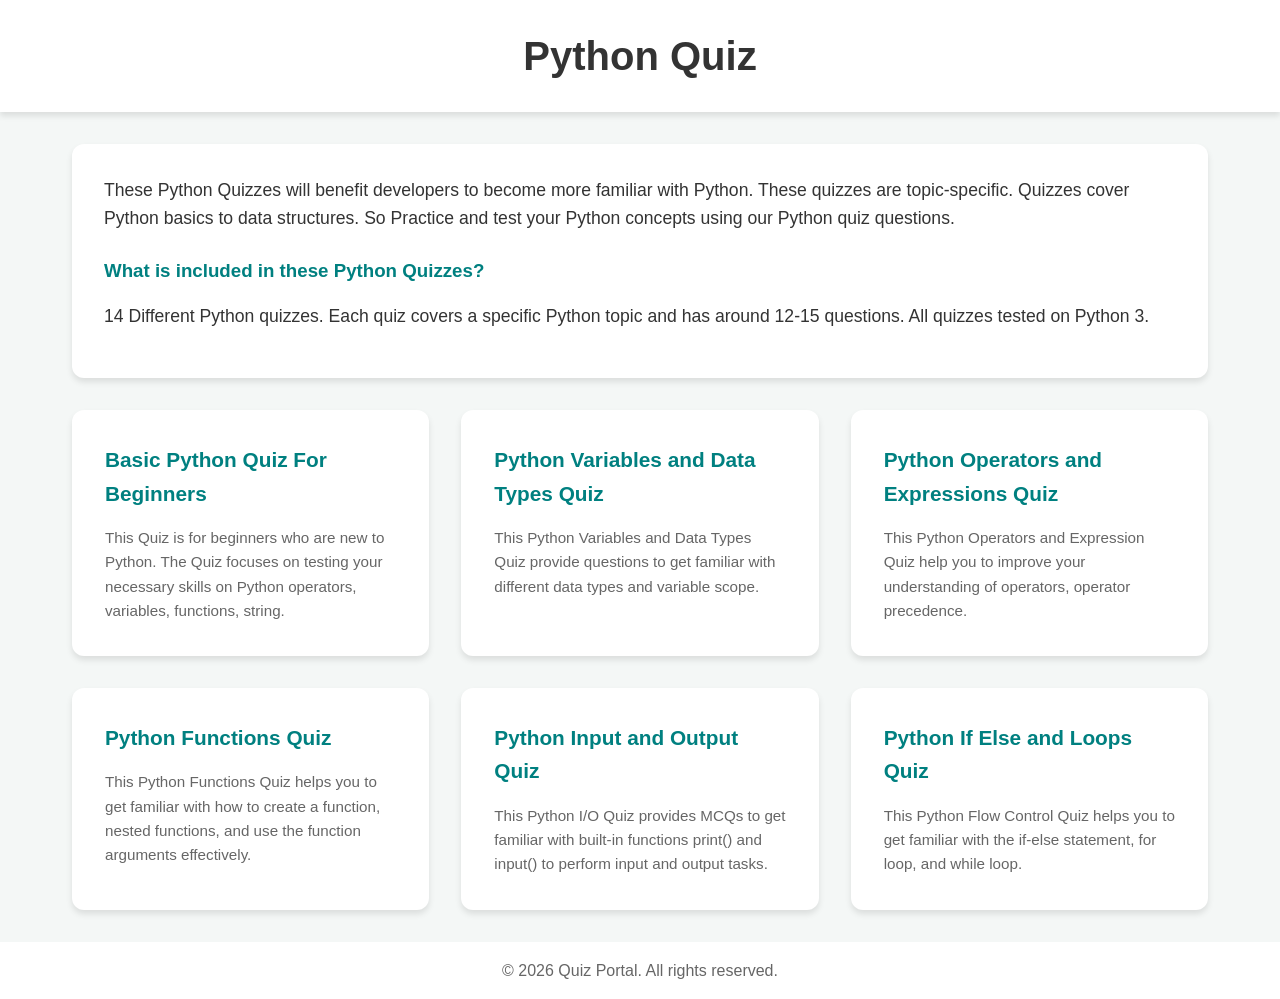
<file: Day12/Quiz Portal/index.html>
<!DOCTYPE html>
<html lang="en">

<head>
    <meta charset="UTF-8">
    <meta name="viewport" content="width=device-width, initial-scale=1.0">
    <title>Quiz Portal - Home</title>
    <link rel="stylesheet" href="style.css">
</head>

<body>

    <!-- Header Section -->
    <header class="main-header">
        <h1>Python Quiz</h1>
    </header>

    <!-- Main Content -->
    <main class="container">

        <!-- Hero / Intro Text -->
        <section class="hero">
            <p>
                These Python Quizzes will benefit developers to become more familiar with Python.
                These quizzes are topic-specific. Quizzes cover Python basics to data structures.
                So Practice and test your Python concepts using our Python quiz questions.
            </p>
            <h3>What is included in these Python Quizzes?</h3>
            <p>
                14 Different Python quizzes. Each quiz covers a specific Python topic and has around 12-15 questions.
                All quizzes tested on Python 3.
            </p>
        </section>

        <!-- Quiz Topics Grid -->
        <div class="quiz-grid">

            <!-- Card 1: Basic Python -->
            <a href="quiz-intro.html?topic=basic" class="quiz-card">
                <h2>Basic Python Quiz For Beginners</h2>
                <p>This Quiz is for beginners who are new to Python. The Quiz focuses on testing your necessary skills
                    on Python operators, variables, functions, string.</p>
            </a>

            <!-- Card 2: Variables -->
            <a href="quiz-intro.html?topic=variables" class="quiz-card">
                <h2>Python Variables and Data Types Quiz</h2>
                <p>This Python Variables and Data Types Quiz provide questions to get familiar with different data types
                    and variable scope.</p>
            </a>

            <!-- Card 3: Operators -->
            <a href="quiz-intro.html?topic=operators" class="quiz-card">
                <h2>Python Operators and Expressions Quiz</h2>
                <p>This Python Operators and Expression Quiz help you to improve your understanding of operators,
                    operator precedence.</p>
            </a>

            <!-- Card 4: Functions -->
            <a href="quiz-intro.html?topic=functions" class="quiz-card">
                <h2>Python Functions Quiz</h2>
                <p>This Python Functions Quiz helps you to get familiar with how to create a function, nested functions,
                    and use the function arguments effectively.</p>
            </a>
            <!-- Card 5: Input/Output -->
            <a href="quiz-intro.html?topic=io" class="quiz-card">
                <h2>Python Input and Output Quiz</h2>
                <p>This Python I/O Quiz provides MCQs to get familiar with built-in functions print() and input() to
                    perform input and output tasks.</p>
            </a>

            <!-- Card 6: Loops -->
            <a href="quiz-intro.html?topic=loops" class="quiz-card">
                <h2>Python If Else and Loops Quiz</h2>
                <p>This Python Flow Control Quiz helps you to get familiar with the if-else statement, for loop, and
                    while loop.</p>
            </a>

        </div>
    </main>

    <footer>
        <p>&copy; 2026 Quiz Portal. All rights reserved.</p>
    </footer>

</body>

</html>
</file>
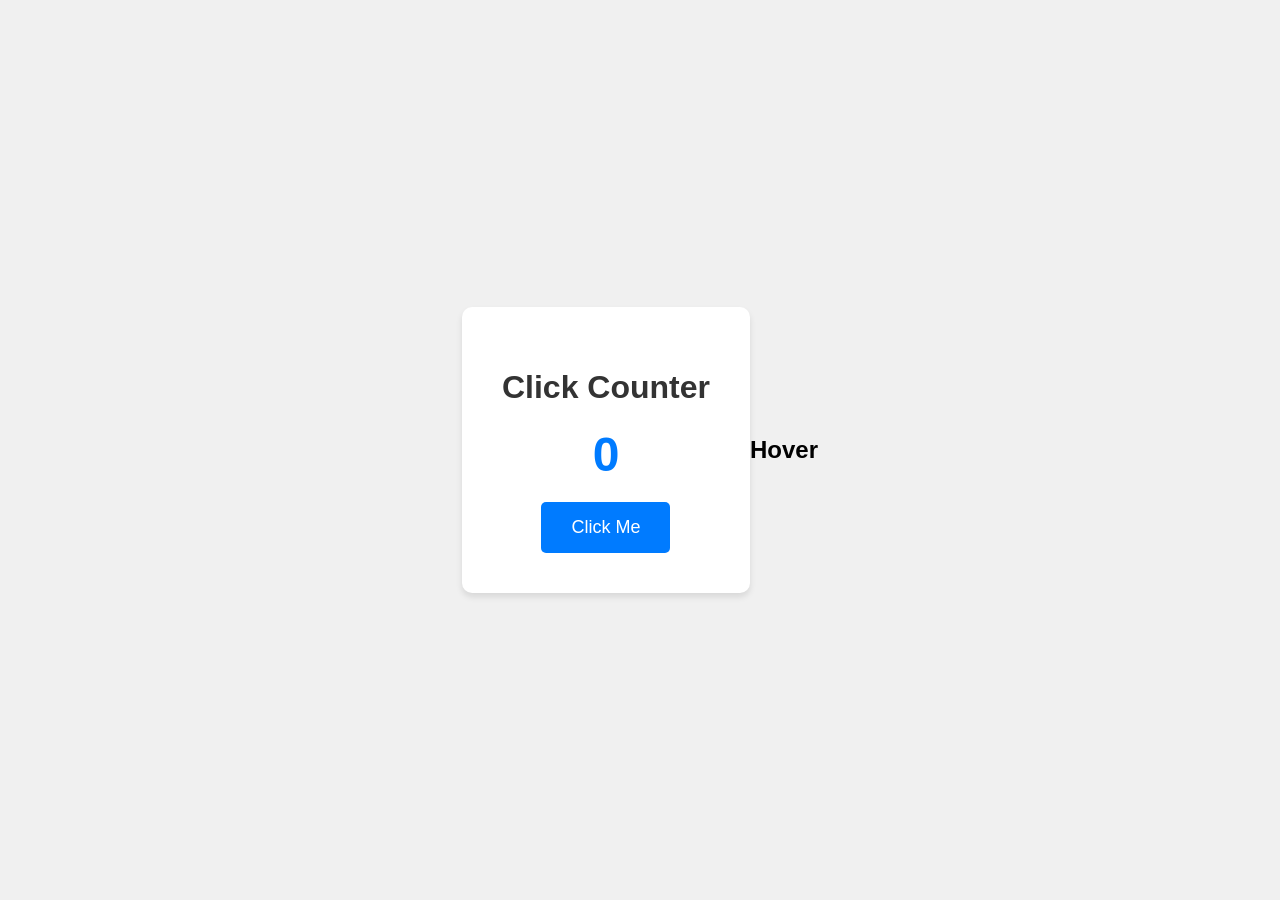
<file: Day12/check.html>
<!DOCTYPE html>
<html lang="en">
<head>
    <meta charset="UTF-8">
    <meta name="viewport" content="width=device-width, initial-scale=1.0">
    <title>Click Counter</title>
    <style>
        body {
            display: flex;
            justify-content: center;
            align-items: center;
            height: 100vh;
            margin: 0;
            font-family: Arial, sans-serif;
            background-color: #f0f0f0;
        }
        
        .container {
            text-align: center;
            background-color: white;
            padding: 40px;
            border-radius: 10px;
            box-shadow: 0 4px 6px rgba(0, 0, 0, 0.1);
        }
        
        h1 {
            color: #333;
        }
        
        #clickDisplay {
            font-size: 48px;
            color: #007bff;
            margin: 20px 0;
            font-weight: bold;
        }
        
        #clickButton {
            padding: 15px 30px;
            font-size: 18px;
            background-color: #007bff;
            color: white;
            border: none;
            border-radius: 5px;
            cursor: pointer;
            transition: background-color 0.3s;
        }
        
        #clickButton:hover {
            background-color: #0056b3;
        }
    </style>
</head>
<body>
    <div class="container">
        <h1>Click Counter</h1>
        <div id="clickDisplay">0</div>
        <button id="clickButton">Click Me</button>
    </div>
    <div>
        <h2 id ="hover" onmouseover="this.style.color='red'" onmouseout="this.style.color='black'"> Hover</h2>
    </div>
    
    <script src="4thFeb.js"></script>
</body>
</html>
</file>
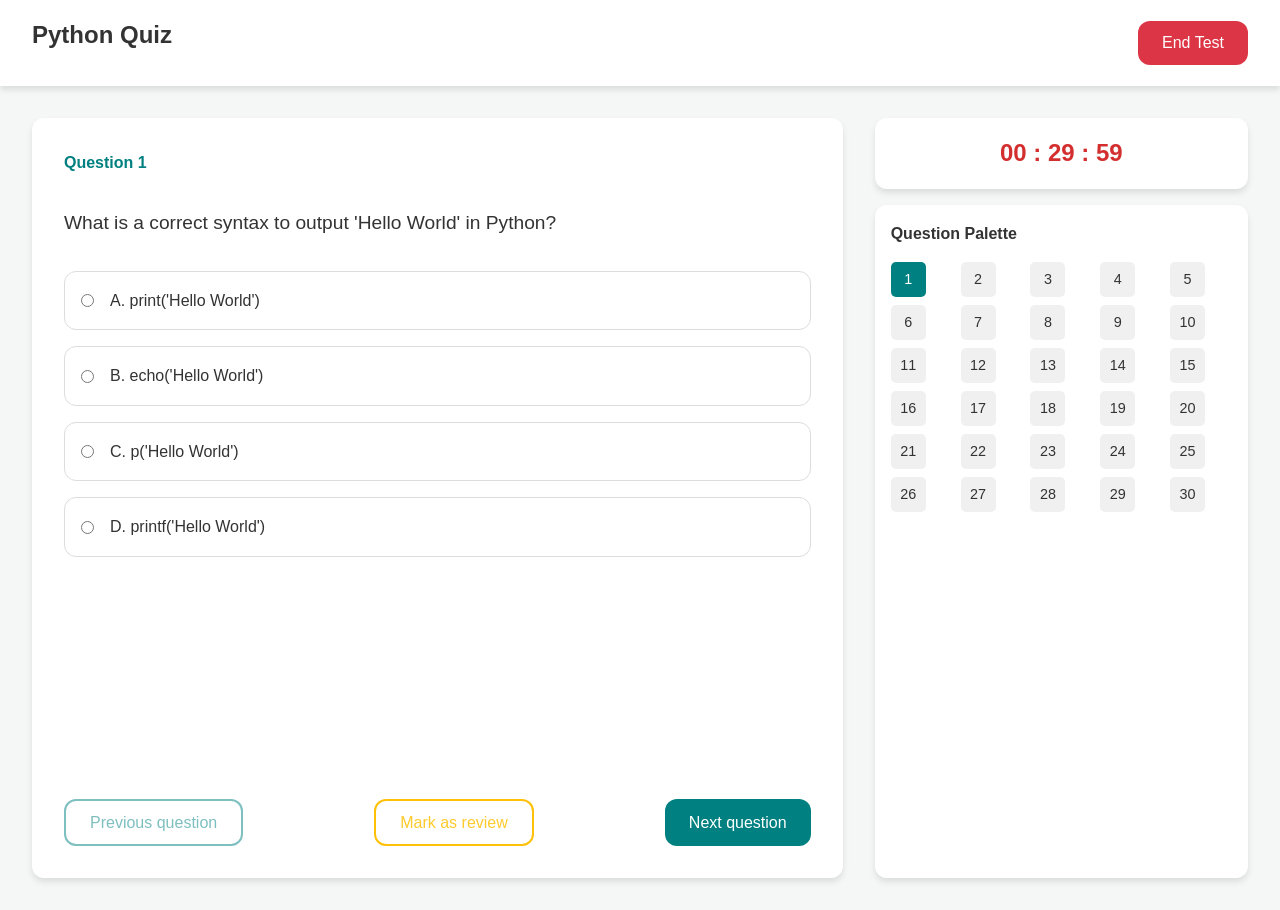
<file: Day12/Quiz Portal/quiz-board.html>
<!DOCTYPE html>
<html lang="en">

<head>
    <meta charset="UTF-8">
    <meta name="viewport" content="width=device-width, initial-scale=1.0">
    <title>Quiz Board</title>
    <link rel="stylesheet" href="style.css">
</head>

<body>

    <header class="main-header"
        style="padding: 1rem 2rem; display: flex; justify-content: space-between; align-items: center;">
        <h2 id="quiz-header-title">Python Quiz</h2>
        <button id="end-test-btn" class="btn" style="background-color: #dc3545;">End Test</button>
    </header>

    <main class="container" style="max-width: 1400px;">
        <div class="quiz-container">

            <!-- Question Area -->
            <section class="question-section">
                <div class="question-header">
                    <span id="question-number">Question 1</span>
                    <!-- Could add dynamic topic name here too -->
                </div>

                <div class="question-text" id="question-text">
                    Loading question...
                </div>

                <div class="options-list" id="options-container">
                    <!-- Options injected via JS -->
                </div>

                <div class="controls">
                    <button id="prev-btn" class="btn btn-outline">Previous question</button>
                    <button id="mark-btn" class="btn btn-outline" style="border-color: #ffc107; color: #ffca2c;">Mark as
                        review</button>
                    <button id="next-btn" class="btn">Next question</button>
                </div>
            </section>

            <!-- Sidebar -->
            <aside class="sidebar-section">

                <!-- Timer -->
                <div class="timer-box">
                    <span id="timer">00 : 30 : 00</span>
                </div>

                <!-- Palette -->
                <div class="question-palette">
                    <h4>Question Palette</h4>
                    <div class="palette-grid" id="palette-grid">
                        <!-- Palette items injected via JS -->
                    </div>
                </div>

            </aside>

        </div>
    </main>

    <!-- Data and Logic -->
    <script src="js/data.js"></script>
    <script src="js/script.js"></script>

</body>

</html>
</file>
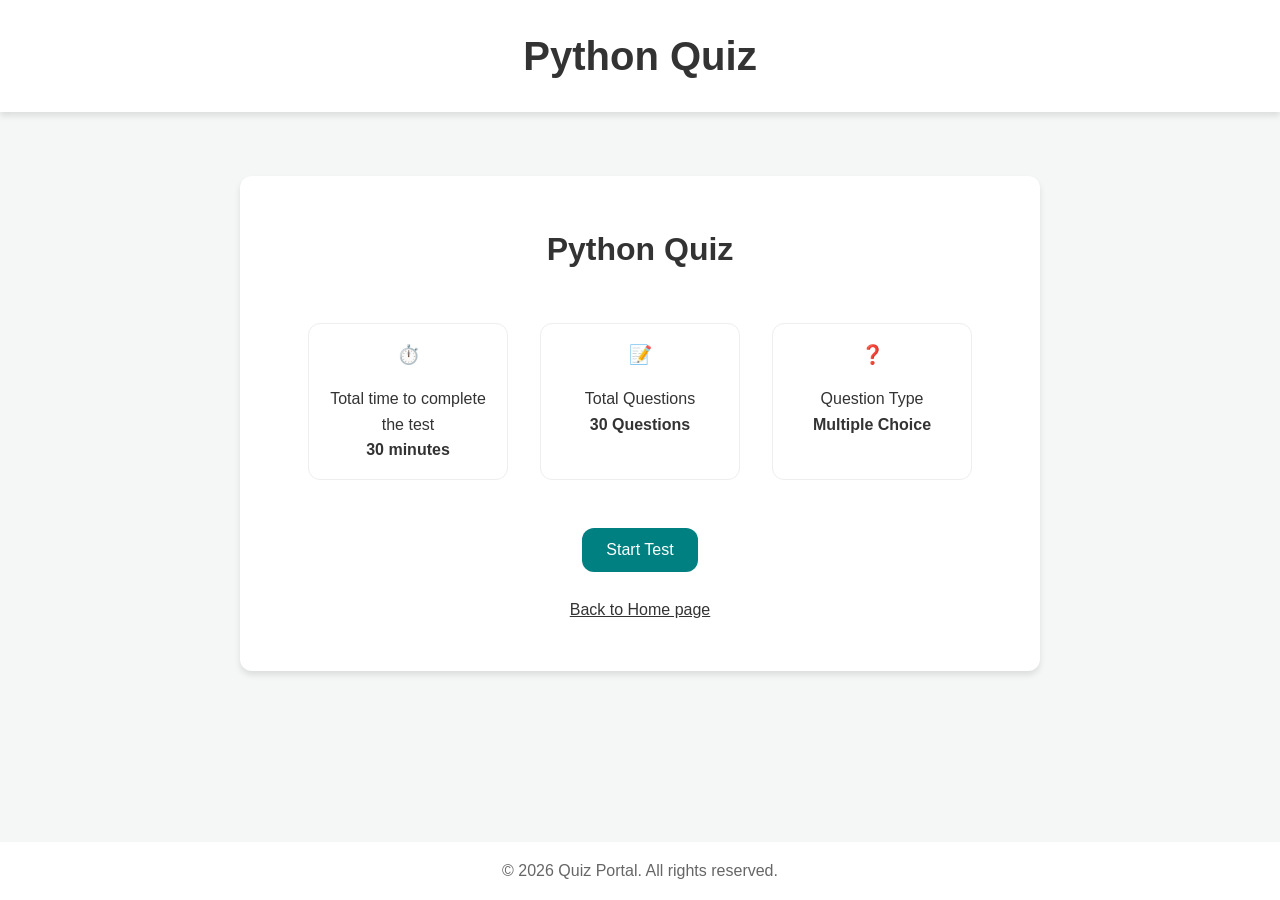
<file: Day12/Quiz Portal/quiz-intro.html>
<!DOCTYPE html>
<html lang="en">

<head>
    <meta charset="UTF-8">
    <meta name="viewport" content="width=device-width, initial-scale=1.0">
    <title>Quiz Intro</title>
    <link rel="stylesheet" href="style.css">
    <!-- Using a simple SVG placeholder approach for icons if actual images aren't available, or text -->
</head>

<body>

    <header class="main-header">
        <h1>Python Quiz</h1>
    </header>

    <main class="container">

        <div class="intro-card">
            <h1 id="quiz-title">Python for beginners Quiz</h1>

            <div class="intro-icons">
                <div class="icon-box">
                    <h3>⏱️</h3>
                    <p>Total time to complete the test</p>
                    <strong>30 minutes</strong>
                </div>
                <div class="icon-box">
                    <h3>📝</h3>
                    <p>Total Questions</p>
                    <strong>30 Questions</strong>
                </div>
                <div class="icon-box">
                    <h3>❓</h3>
                    <p>Question Type</p>
                    <strong>Multiple Choice</strong>
                </div>
            </div>

            <button id="start-btn" class="btn">Start Test</button>
            <br><br>
            <a href="index.html" style="text-decoration: underline;">Back to Home page</a>
        </div>

    </main>

    <footer>
        <p>&copy; 2026 Quiz Portal. All rights reserved.</p>
    </footer>

    <script>
        // Simple logic to set title based on URL param
        const urlParams = new URLSearchParams(window.location.search);
        const topic = urlParams.get('topic');
        const titleElement = document.getElementById('quiz-title');

        let quizName = "Python Quiz";
        if (topic === 'basic') quizName = "Basic Python Quiz For Beginners";
        else if (topic === 'variables') quizName = "Python Variables and Data Types Quiz";
        else if (topic === 'operators') quizName = "Python Operators and Expressions Quiz";
        else if (topic === 'functions') quizName = "Python Functions Quiz";
        else if (topic === 'io') quizName = "Python Input and Output Quiz";
        else if (topic === 'loops') quizName = "Python If Else and Loops Quiz";

        titleElement.textContent = quizName;

        document.getElementById('start-btn').addEventListener('click', () => {
            window.location.href = `quiz-board.html?topic=${topic || 'basic'}`;
        });
    </script>

</body>

</html>
</file>
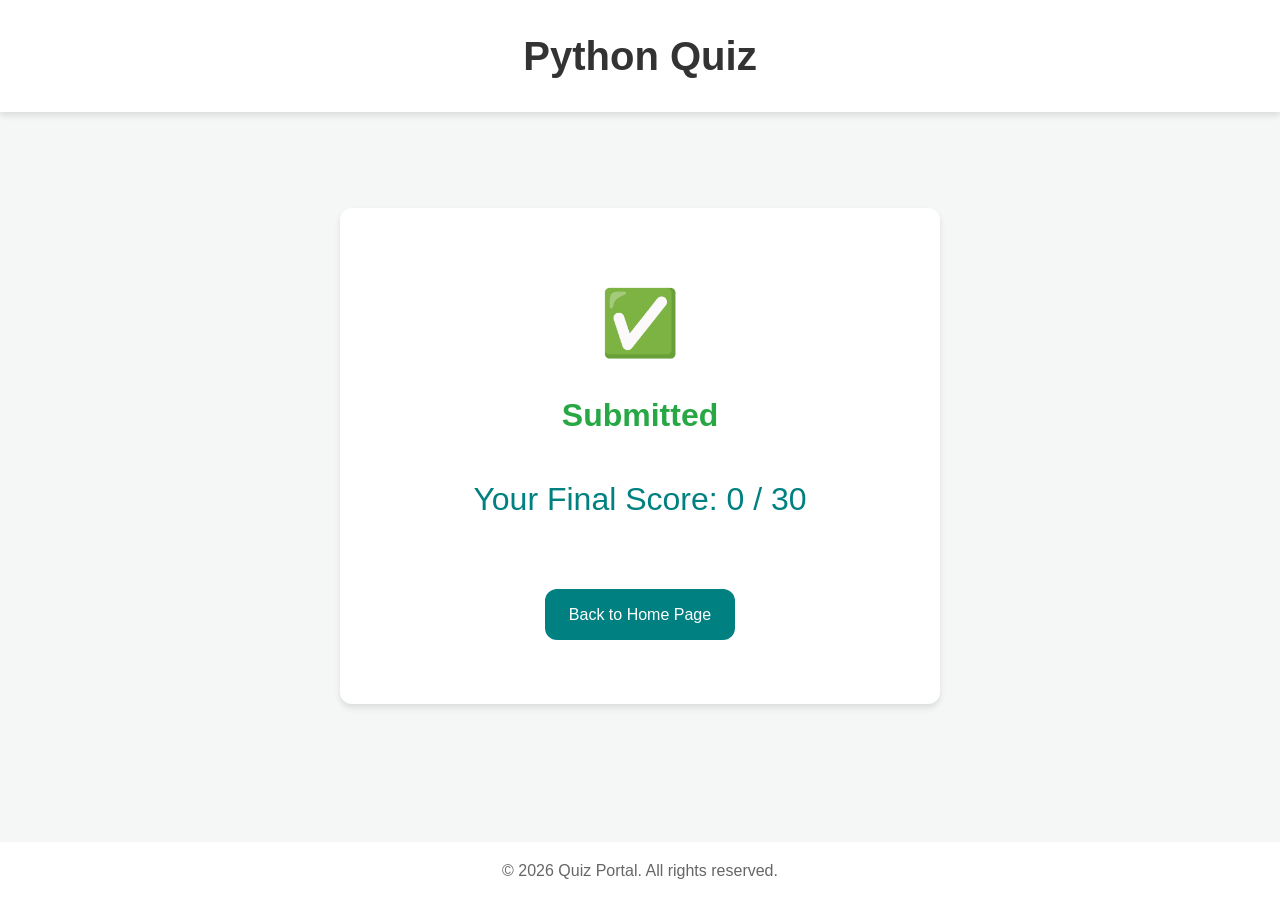
<file: Day12/Quiz Portal/result.html>
<!DOCTYPE html>
<html lang="en">

<head>
    <meta charset="UTF-8">
    <meta name="viewport" content="width=device-width, initial-scale=1.0">
    <title>Quiz Result</title>
    <link rel="stylesheet" href="style.css">
</head>

<body>

    <header class="main-header">
        <h1>Python Quiz</h1>
    </header>

    <main class="container">

        <div class="result-card">
            <div class="submit-icon">✅</div>
            <h1 style="color: var(--correct-color); margin-bottom: 2rem;">Submitted</h1>

            <div class="score-display">
                Your Final Score: <span id="score">0</span> / <span id="total">30</span>
            </div>

            <a href="index.html" class="btn" style="margin-top: 2rem;">Back to Home Page</a>
        </div>

    </main>

    <footer>
        <p>&copy; 2026 Quiz Portal. All rights reserved.</p>
    </footer>

    <script>
        // Simple logic to parse score from URL
        const urlParams = new URLSearchParams(window.location.search);
        const score = urlParams.get('score') || 0;
        const total = urlParams.get('total') || 30;

        document.getElementById('score').textContent = score;
        document.getElementById('total').textContent = total;
    </script>

</body>

</html>
</file>
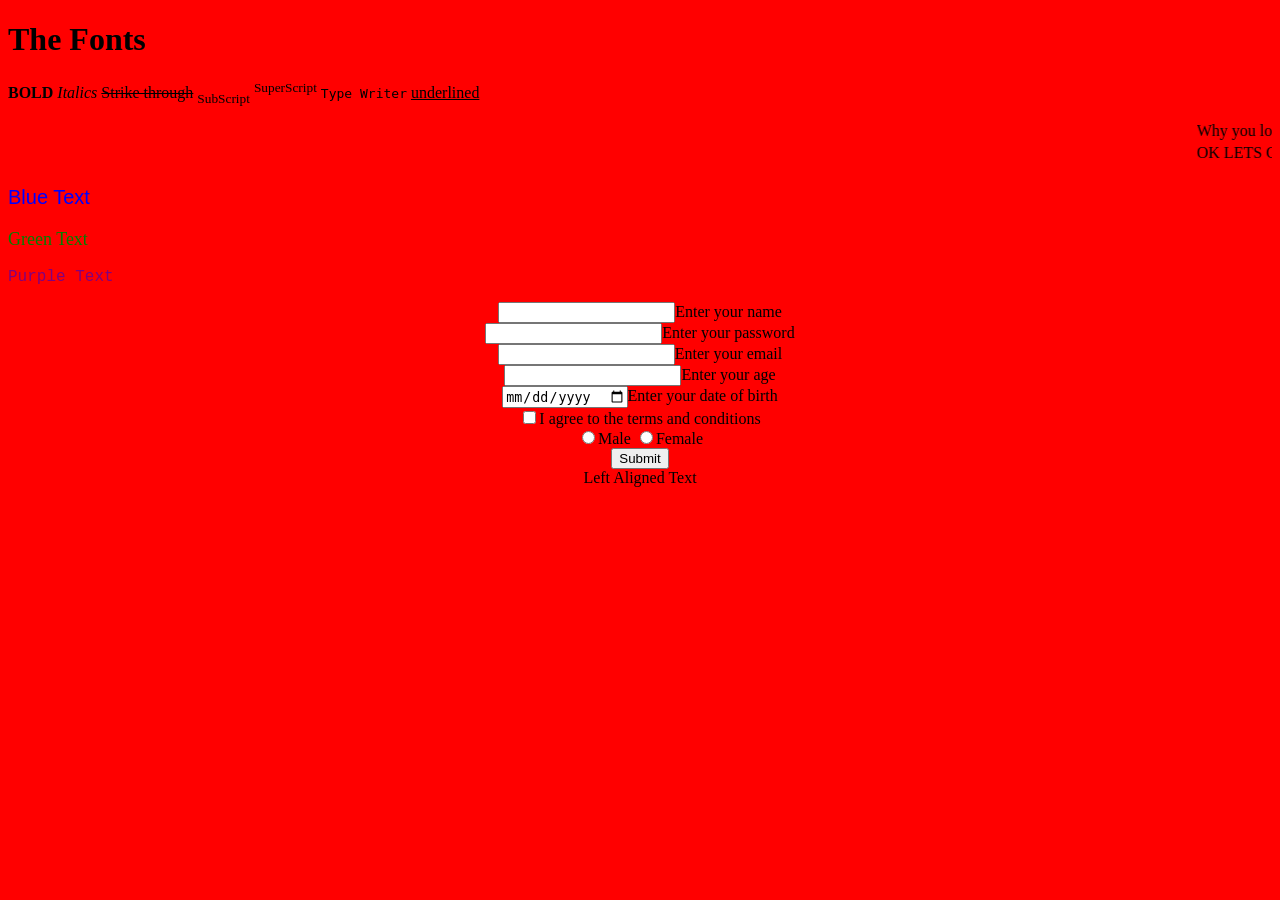
<file: Day15/templates/home.html>
<!DOCTYPE html>
<html lang="en">
<head>
    <meta charset="UTF-8">
    <meta name="viewport" content="width=device-width, initial-scale=1.0">
    <title>Document</title>
</head>
<body bgcolor="red">
    <main>
        <h1>The Fonts</h1>
        <p><b>BOLD</b>
        <i>Italics</i>
        <strike>Strike through</strike>
        <sub>SubScript</sub>
        <sup>SuperScript</sup>
        <tt>Type Writer</tt>
        <u>underlined</u></p>
        <marquee>Why you looking amuzed bruh?? </marquee>
        <marquee> OK LETS GOOO!!!</marquee>


        <div style="color:blue; font-size: 20px; font-family: Arial, Helvetica, sans-serif;">
            <p>Blue Text</p>
        </div>  
        <div style="color:green; font-size: 18px; font-family: Times New Roman, serif;">
            <p>Green Text</p>
        </div>
         <div style="color:purple; font-size: 16px; font-family: Courier New, monospace;">
            <p>Purple Text</p>
        </div>
        <div style="text-align: center;"> <input type="text">Enter your name<default='Your'></div>
         <div style="text-align: center;"> <input type="password">Enter your password</div>
         <div style="text-align: center;"> <input type="email">Enter your email</div>
         <div style="text-align: center;"> <input type="number">Enter your age</div>
         <div style="text-align: center;"> <input type="date">Enter your date of birth</div>
         <div style="text-align: center;"> <input type="checkbox">I agree to the terms and conditions</div>
         <div style="text-align: center;"> <input type="radio" name="gender" value="male">Male <input type="radio" name="gender" value="female">Female</div>
         <div style="text-align: center;"> <input type="submit" value="Submit"></div>

        <div style="text-align: center;">Left Aligned Text</div>
    </main>
    
</body>
</html>
</file>
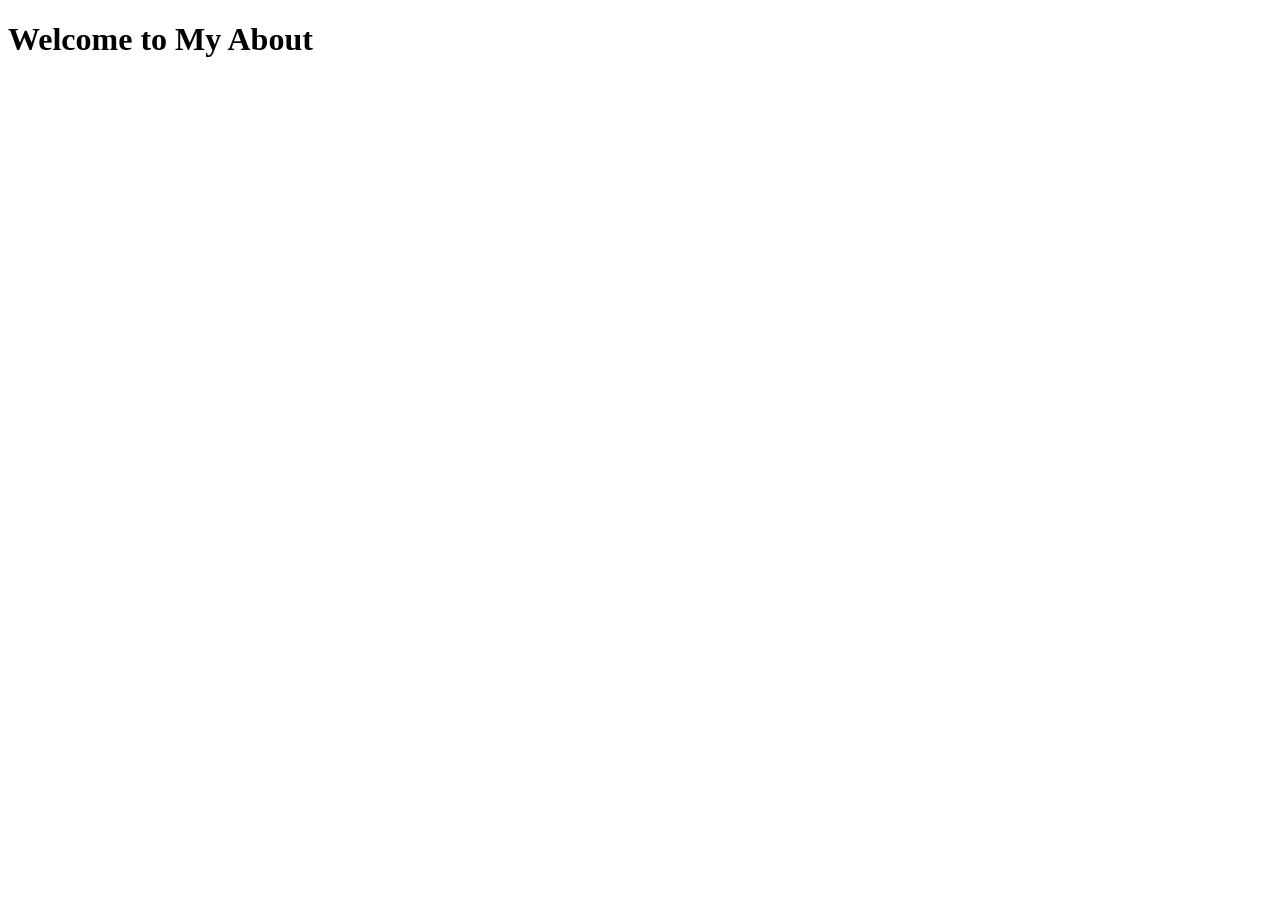
<file: SimpleSetup-DynamicWebsite/website/music/templates/about.html>
<!DOCTYPE html>
<html lang="en">
<head>
 <meta charset="UTF-8">
 <meta name="viewport" content="width=device-width, initial-scale=1.0">
 <title>About</title>
</head>
<body>
 <h1>Welcome to My About</h1>
 <! - Add content here -->
</body>
</html>
</file>
<file: Day12/Quiz Portal/style.css>
/* Global Variables & Reset */
:root {
    --primary-color: #008080;
    /* Teal */
    --primary-hover: #006666;
    --background-color: #f4f7f6;
    --card-bg: #ffffff;
    --text-color: #333333;
    --text-muted: #666666;
    --border-radius: 12px;
    --shadow: 0 4px 6px rgba(0, 0, 0, 0.1);
    --transition: all 0.3s ease;
    --font-family: 'Segoe UI', Tahoma, Geneva, Verdana, sans-serif;
    --correct-color: #28a745;
    --wrong-color: #dc3545;
}

* {
    margin: 0;
    padding: 0;
    box-sizing: border-box;
}

body {
    font-family: var(--font-family);
    background-color: var(--background-color);
    color: var(--text-color);
    line-height: 1.6;
    min-height: 100vh;
    display: flex;
    flex-direction: column;
}

/* Typography */
h1,
h2,
h3 {
    margin-bottom: 1rem;
    color: var(--text-color);
}

a {
    text-decoration: none;
    color: inherit;
}

/* Layout Containers */
.container {
    max-width: 1200px;
    margin: 0 auto;
    padding: 2rem;
    flex: 1;
    width: 100%;
}

/* Header */
.main-header {
    background-color: var(--card-bg);
    padding: 1.5rem 2rem;
    box-shadow: var(--shadow);
    text-align: center;
    position: sticky;
    top: 0;
    z-index: 100;
}

.main-header h1 {
    margin: 0;
    color: var(--text-color);
    font-size: 2.5rem;
}

/* Buttons */
.btn {
    display: inline-block;
    background-color: var(--primary-color);
    color: white;
    padding: 0.8rem 1.5rem;
    border: none;
    border-radius: var(--border-radius);
    cursor: pointer;
    font-size: 1rem;
    transition: var(--transition);
    text-align: center;
}

.btn:hover {
    background-color: var(--primary-hover);
    transform: translateY(-2px);
}

.btn-outline {
    background-color: transparent;
    border: 2px solid var(--primary-color);
    color: var(--primary-color);
}

.btn-outline:hover {
    background-color: var(--primary-color);
    color: white;
}

/* Hero Section */
.hero {
    background-color: var(--card-bg);
    padding: 2rem;
    border-radius: var(--border-radius);
    box-shadow: var(--shadow);
    margin-bottom: 2rem;
}

.hero p {
    margin-bottom: 1rem;
    font-size: 1.1rem;
}

.hero h3 {
    margin-top: 1.5rem;
    color: var(--primary-color);
}

/* Quiz Grid */
.quiz-grid {
    display: grid;
    grid-template-columns: repeat(auto-fill, minmax(350px, 1fr));
    gap: 2rem;
}

.quiz-card {
    background-color: var(--card-bg);
    padding: 2rem;
    border-radius: var(--border-radius);
    box-shadow: var(--shadow);
    transition: var(--transition);
    border: 1px solid transparent;
    display: flex;
    flex-direction: column;
    height: 100%;
}

.quiz-card:hover {
    transform: translateY(-5px);
    border-color: var(--primary-color);
    box-shadow: 0 8px 15px rgba(0, 128, 128, 0.2);
}

.quiz-card h2 {
    color: var(--primary-color);
    font-size: 1.3rem;
    margin-bottom: 1rem;
    text-decoration: underline;
    text-decoration-color: transparent;
    transition: var(--transition);
}

.quiz-card:hover h2 {
    text-decoration-color: var(--primary-color);
}

.quiz-card p {
    color: var(--text-muted);
    font-size: 0.95rem;
}

/* Intro Page Styles */
.intro-card {
    background-color: var(--card-bg);
    padding: 3rem;
    border-radius: var(--border-radius);
    box-shadow: var(--shadow);
    text-align: center;
    max-width: 800px;
    margin: 2rem auto;
}

.intro-icons {
    display: flex;
    justify-content: center;
    gap: 2rem;
    margin: 3rem 0;
    flex-wrap: wrap;
}

.icon-box {
    text-align: center;
    padding: 1rem;
    border: 1px solid #eee;
    border-radius: var(--border-radius);
    width: 200px;
}

.icon-box img {
    width: 50px;
    height: 50px;
    margin-bottom: 1rem;
}

/* Quiz Board Styles */
.quiz-container {
    display: flex;
    gap: 2rem;
    height: calc(100vh - 140px);
    /* Adjust based on header/footer */
}

.question-section {
    flex: 2;
    background-color: var(--card-bg);
    padding: 2rem;
    border-radius: var(--border-radius);
    box-shadow: var(--shadow);
    display: flex;
    flex-direction: column;
}

.question-header {
    display: flex;
    justify-content: space-between;
    margin-bottom: 2rem;
    color: var(--primary-color);
    font-weight: bold;
}

.question-text {
    font-size: 1.2rem;
    margin-bottom: 2rem;
}

.options-list {
    display: flex;
    flex-direction: column;
    gap: 1rem;
}

.option-item {
    padding: 1rem;
    border: 1px solid #ddd;
    border-radius: var(--border-radius);
    cursor: pointer;
    transition: var(--transition);
    display: flex;
    align-items: center;
    gap: 1rem;
}

.option-item:hover {
    background-color: #f9f9f9;
    border-color: var(--primary-color);
}

.option-item.selected {
    background-color: #e0f2f1;
    border-color: var(--primary-color);
    font-weight: bold;
}

.sidebar-section {
    flex: 1;
    display: flex;
    flex-direction: column;
    gap: 1rem;
}

.timer-box {
    background-color: var(--card-bg);
    padding: 1rem;
    border-radius: var(--border-radius);
    text-align: center;
    font-size: 1.5rem;
    font-weight: bold;
    color: #d32f2f;
    box-shadow: var(--shadow);
}

.question-palette {
    background-color: var(--card-bg);
    padding: 1rem;
    border-radius: var(--border-radius);
    box-shadow: var(--shadow);
    flex: 1;
}

.palette-grid {
    display: grid;
    grid-template-columns: repeat(5, 1fr);
    gap: 0.5rem;
    margin-top: 1rem;
}

.palette-item {
    width: 35px;
    height: 35px;
    background-color: #f0f0f0;
    border-radius: 5px;
    display: flex;
    align-items: center;
    justify-content: center;
    cursor: pointer;
    font-size: 0.9rem;
}

.palette-item.active {
    background-color: var(--primary-color);
    color: white;
}

.palette-item.answered {
    background-color: var(--correct-color);
    color: white;
}

.controls {
    display: flex;
    justify-content: space-between;
    margin-top: auto;
    padding-top: 2rem;
}

/* Result Page */
.result-card {
    background-color: var(--card-bg);
    padding: 4rem;
    border-radius: var(--border-radius);
    box-shadow: var(--shadow);
    text-align: center;
    max-width: 600px;
    margin: 4rem auto;
}

.score-display {
    font-size: 2rem;
    color: var(--primary-color);
    margin: 2rem 0;
}

.submit-icon {
    font-size: 4rem;
    color: var(--correct-color);
    margin-bottom: 1rem;
}

/* Footer */
footer {
    text-align: center;
    padding: 1rem;
    background-color: var(--card-bg);
    margin-top: auto;
    color: var(--text-muted);
}
</file>
